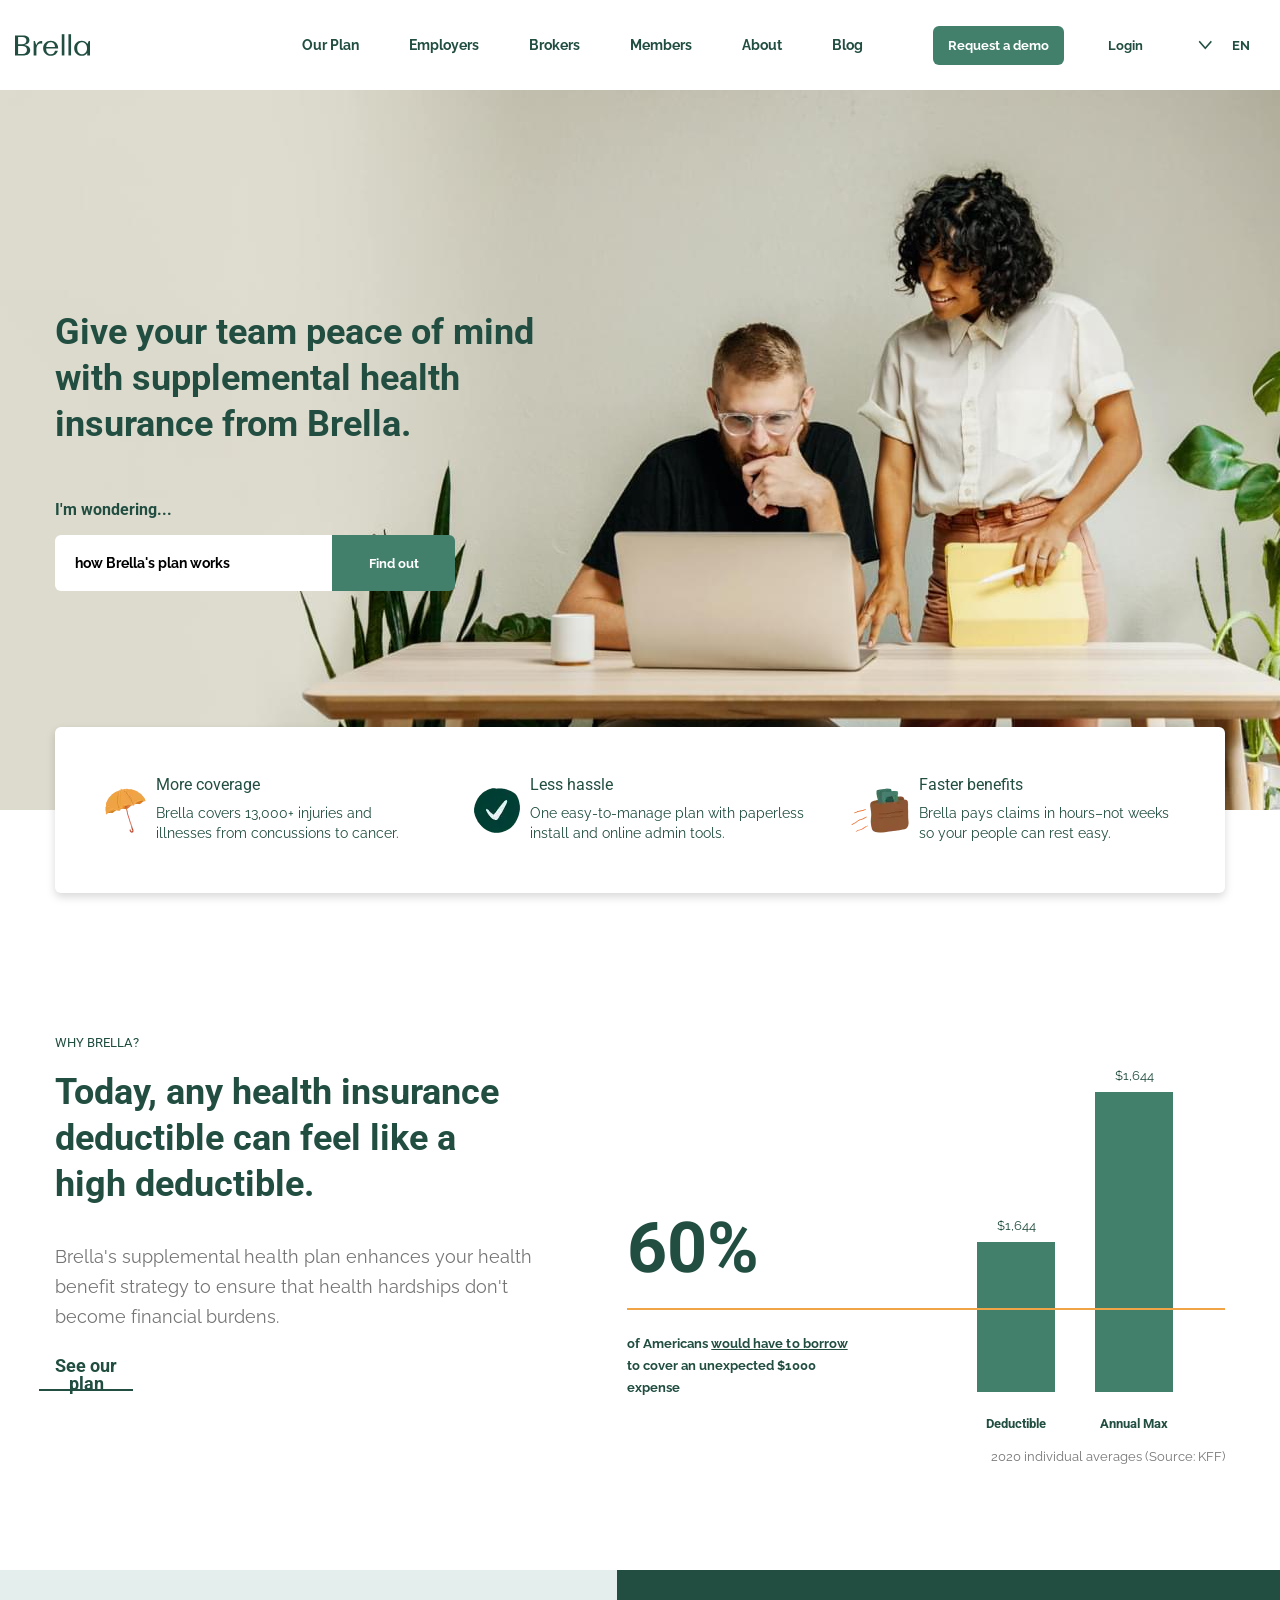
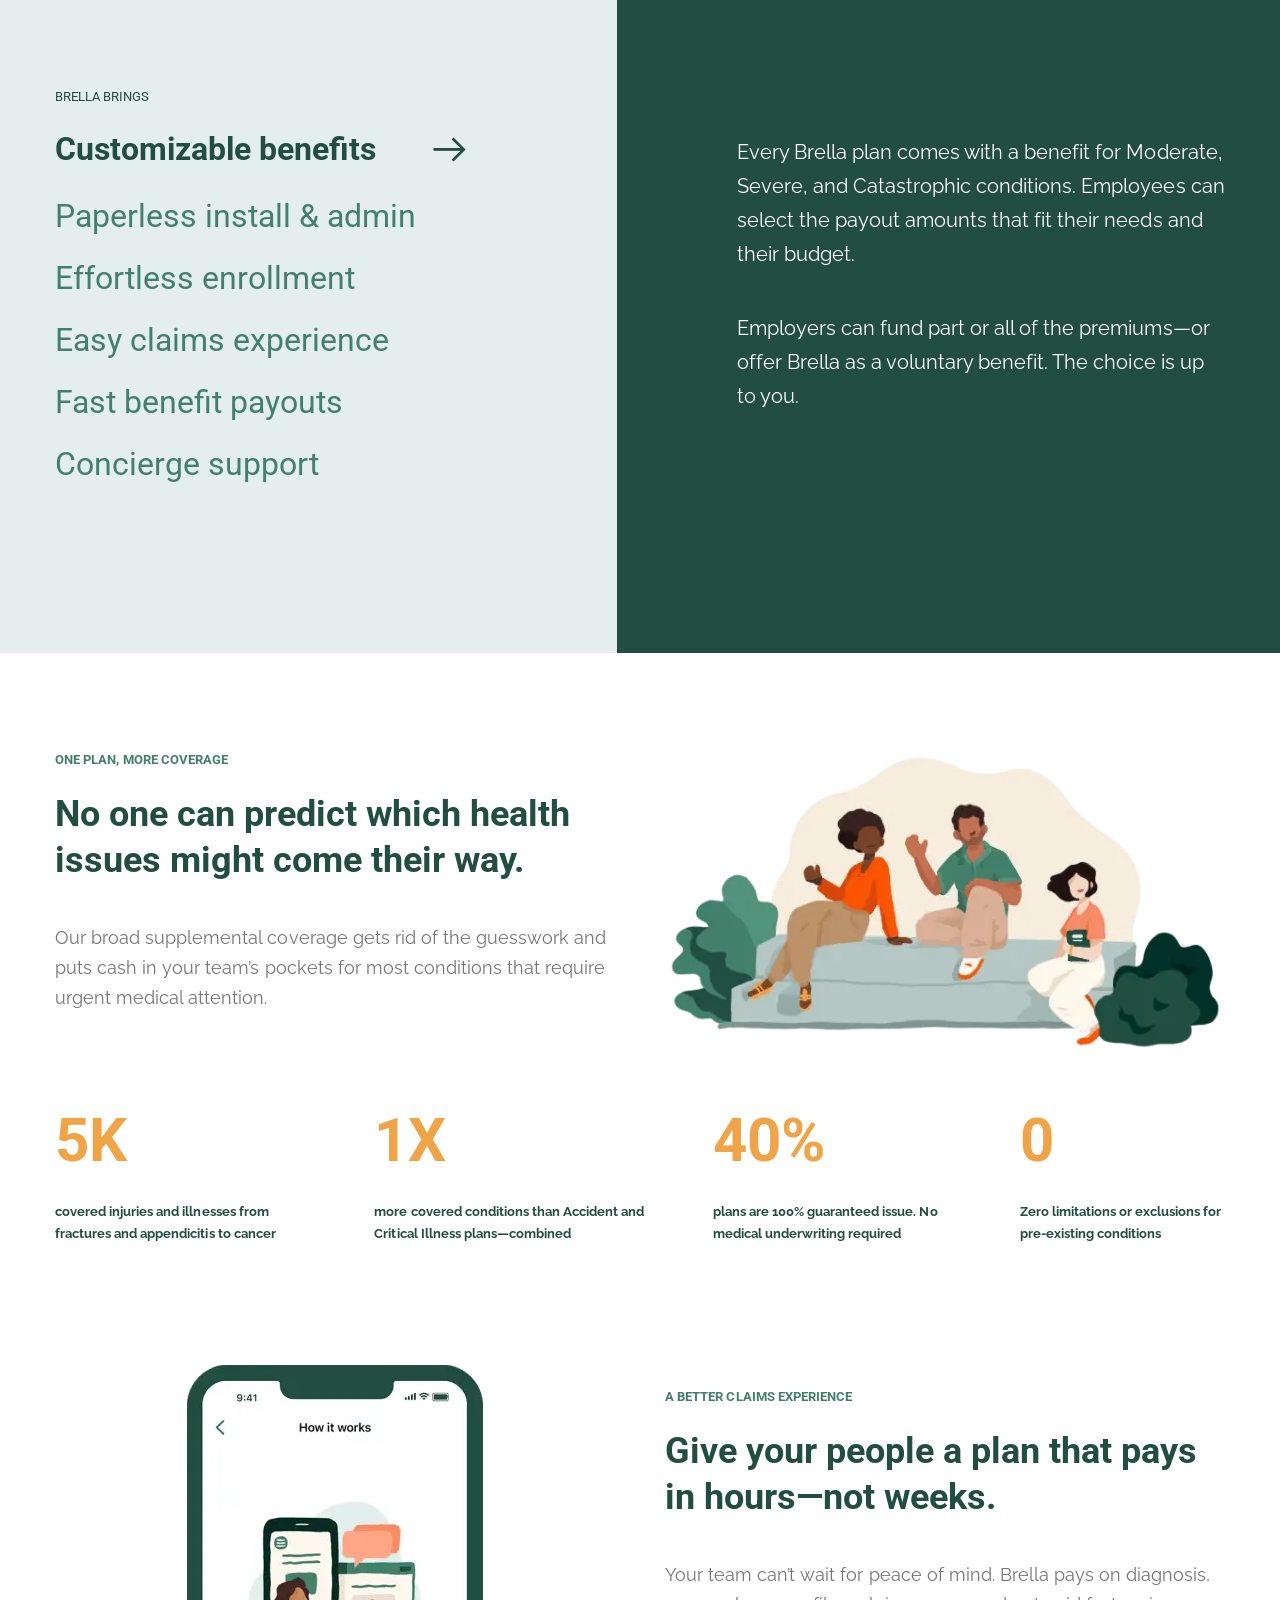
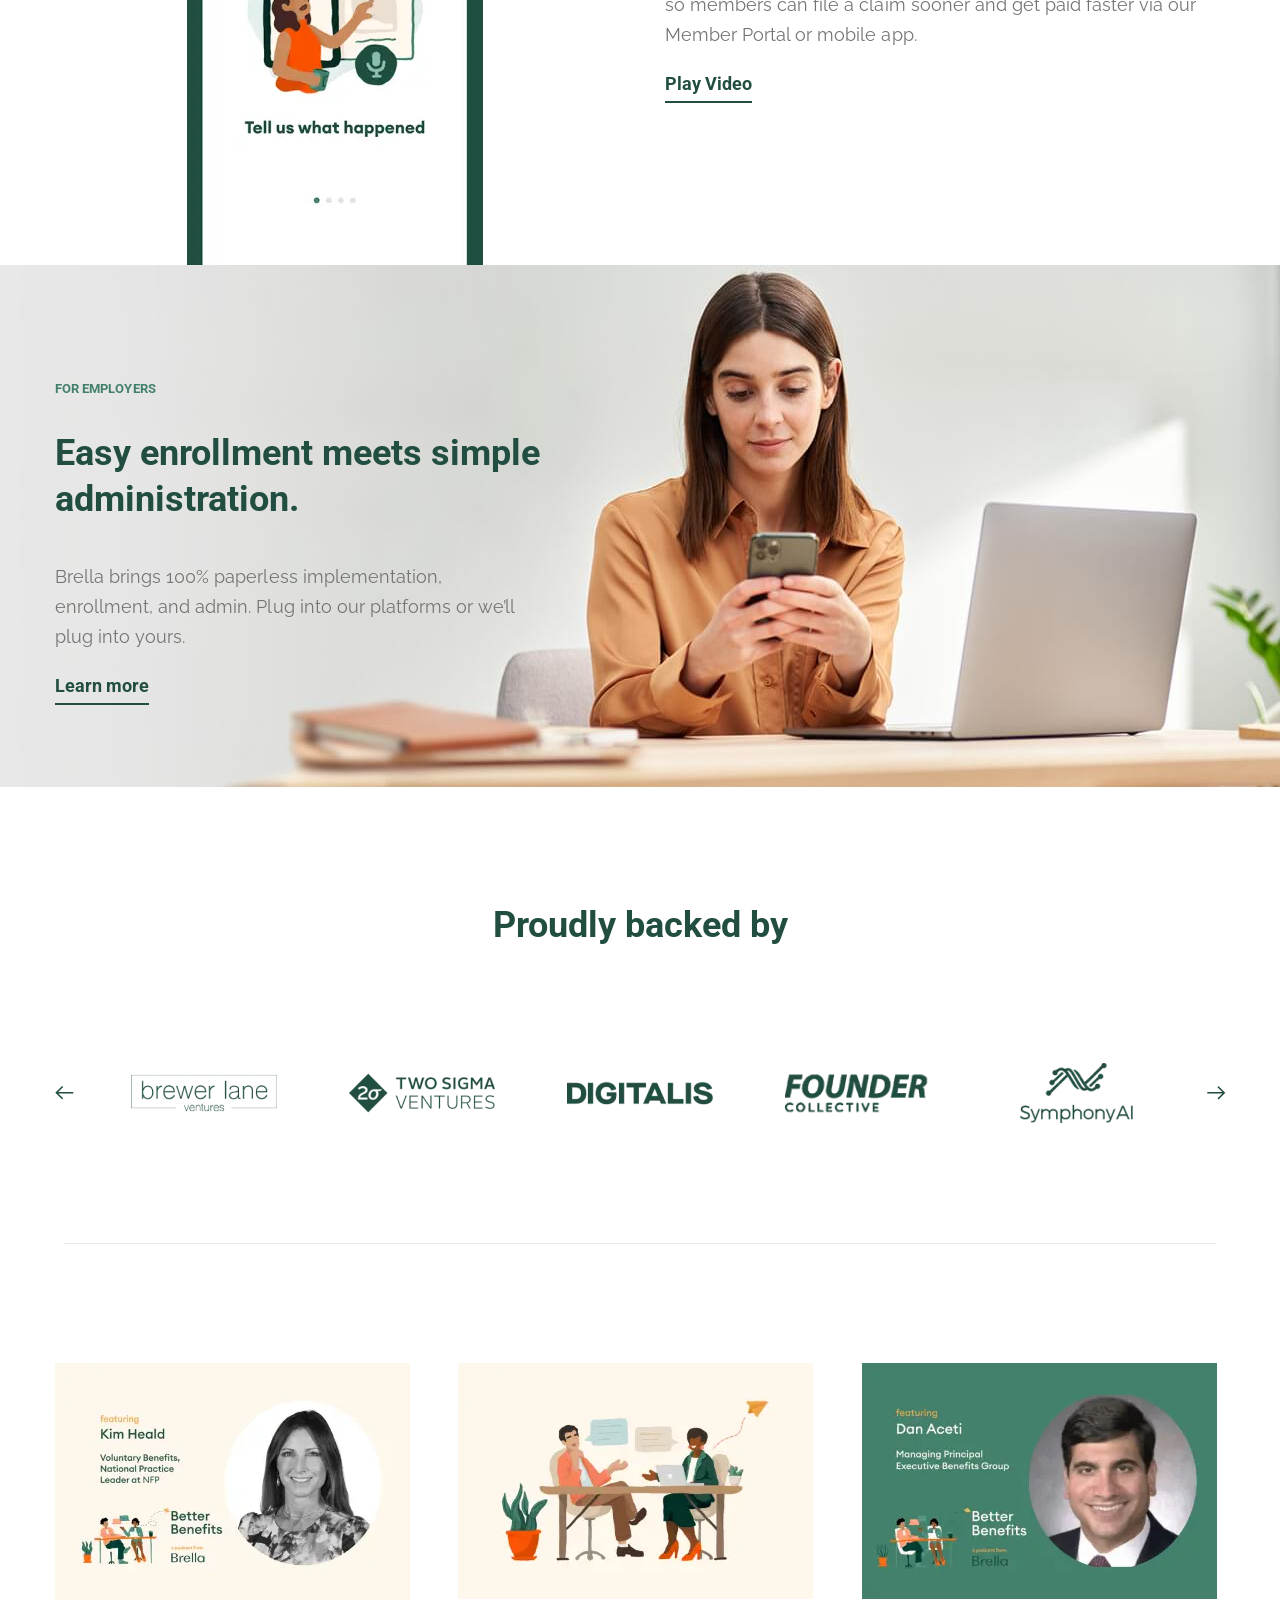
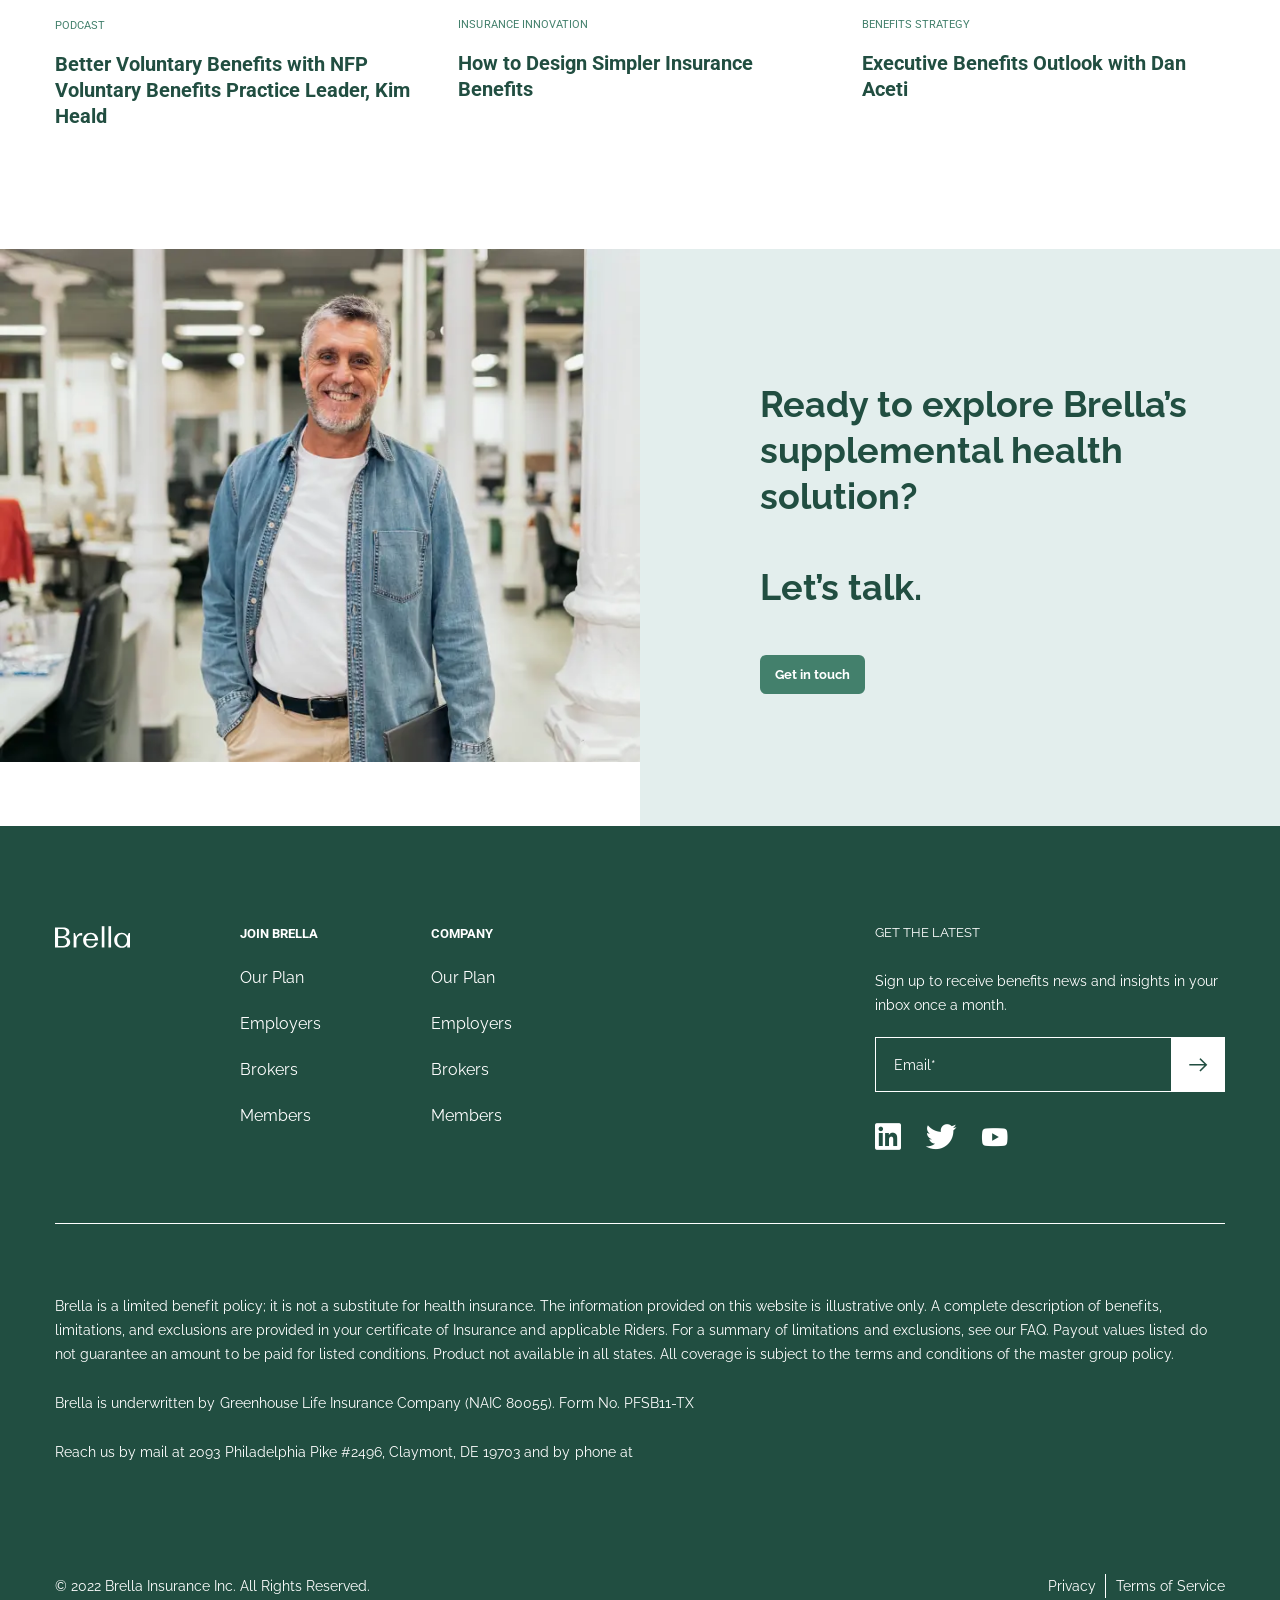
<file: index.html>
<!DOCTYPE html>
<html lang="ru">

<head>
	<title>Главная</title>
	<meta charset="UTF-8" />
	<meta name="format-detection" content="telephone=no" />
	<link rel="preconnect" href="https://fonts.googleapis.com" />
	<link rel="preconnect" href="https://fonts.gstatic.com" crossorigin />
	<link href="https://fonts.googleapis.com/css2?family=Raleway:wght@400;700&family=Roboto:wght@400;700&display=swap&_v=20220718155312" rel="stylesheet" />
	<!-- <style>body{opacity: 0;}</style> -->
	<link rel="stylesheet" href="css/style.min.css?_v=20220718155312" />
	<link rel="shortcut icon" href="favicon.ico" />
	<!-- <meta name="robots" content="noindex, nofollow"> -->
	<meta name="viewport" content="width=device-width, initial-scale=1.0" />
</head>

<body>
	<div class="wrapper">
		<header class="header">
			<div class="header__container">
				<a href="" class="header__logo"><img src="img/icons/logo-top.svg" alt="Logo" /></a>
				<div class="header__body">
					<div class="header__menu menu">
						<button type="button" class="menu__icon icon-menu"><span></span></button>
						<nav class="menu__body">
							<ul class="menu__list">
								<li class="menu__item"><a href="" class="menu__link">Our Plan</a></li>
								<li class="menu__item"><a href="" class="menu__link">Employers</a></li>
								<li class="menu__item"><a href="" class="menu__link">Brokers</a></li>
								<li class="menu__item"><a href="" class="menu__link">Members</a></li>
								<li class="menu__item"><a href="" class="menu__link">About</a></li>
								<li class="menu__item"><a href="" class="menu__link">Blog</a></li>
							</ul>
						</nav>
					</div>
					<div data-da=".menu__body, 991.98, last" class="header__actions">
						<button type="submit" class="button header__request-btn">Request a demo</button>
						<div data-spollers class="spollers header__spollers-login">
							<div class="spollers__item">
								<button type="button" data-spoller class="spollers__title header__spollers-login-title _icon-arrow-down">Login</button>
								<div class="header__spollers-login-body spollers__body">User Profile Interface</div>
							</div>
						</div>
						<div data-spollers class="spollers header__spollers-lang">
							<div class="spollers__item">
								<button type="button" data-spoller class="spollers__title header__spollers-login-lang">EN</button>
								<div class="header__spollers-lang-body spollers__body">
									<a class="header__lang-item" href="">EN</a>
									<a class="header__lang-item" href="">RU</a>
									<a class="header__lang-item" href="">ES</a>
									<a class="header__lang-item" href="">DE</a>
									<a class="header__lang-item" href="">FR</a>
								</div>
							</div>
						</div>
					</div>
				</div>
			</div>
		</header>
		<main class="page">
			<section class="hero ibg">
				<picture><source srcset="img/hero.webp" type="image/webp"><img src="img/hero.jpg" alt="hero" /></picture>
				<div class="hero__container">
					<div class="hero__body">
						<h1 class="hero__title">Give your team peace of mind with supplemental health insurance from Brella.</h1>
						<h5 class="hero__subtitle">I'm wondering...</h5>
						<form action="" class="hero__form">
							<input autocomplete="off" type="text" required name="form[]" data-error="Ошибка" placeholder="how Brella's plan works" class="input hero__input" />
							<button type="submit" class="button hero__btn">Find out</button>
						</form>
					</div>
				</div>
			</section>
			<section class="advantages">
				<div class="advantages__container">
					<div class="advantages__body">
						<div class="advantages__item">
							<picture><source srcset="img/umbrella.webp" type="image/webp"><img src="img/umbrella.png" alt="umbrella" class="advantages__img" /></picture>
							<div class="advantages__text">
								<h5 class="advantages__title">More coverage</h5>
								<div class="advantages__description">Brella covers 13,000+ injuries and illnesses from concussions to cancer.</div>
							</div>
						</div>
						<div class="advantages__item">
							<picture><source srcset="img/tick.webp" type="image/webp"><img src="img/tick.png" alt="tick" class="advantages__img" /></picture>
							<div class="advantages__text">
								<h5 class="advantages__title">Less hassle</h5>
								<div class="advantages__description">One easy-to-manage plan with paperless install and online admin tools.</div>
							</div>
						</div>
						<div class="advantages__item">
							<picture><source srcset="img/wallet.webp" type="image/webp"><img src="img/wallet.png" alt="wallet" class="advantages__img" /></picture>
							<div class="advantages__text">
								<h5 class="advantages__title">Faster benefits</h5>
								<div class="advantages__description">Brella pays claims in hours–not weeks so your people can rest easy.</div>
							</div>
						</div>
					</div>
				</div>
			</section>
			<section class="why-we">
				<div class="why-we__container">
					<div class="why-we__body">
						<div class="why-we__text">
							<h3 class="why-we__suptitle">Why Brella?</h3>
							<h2 class="why-we__title">Today, any health insurance deductible can feel like a high deductible.</h2>
							<div class="why-we__desctiption">Brella's supplemental health plan enhances your health benefit strategy to ensure that health hardships don't become financial burdens.</div>
							<a href="" class="why-we__see-plan">See our <br />
								plan</a>
						</div>
						<div class="why-we__chart borrow-chart">
							<div class="borrow-chart__main">
								<div class="borrow-chart__text">
									<div class="borrow-chart__percentage">60%</div>
									<div class="borrow-chart__description">of Americans <u>would have to borrow</u> to cover an unexpected $1000 expense</div>
								</div>
								<div class="borrow-chart__amount">
									<div class="borrow-chart__side borrow-chart__side---1">
										<div class="borrow-chart__deductible-price">$1,644</div>
										<div class="borrow-chart__deductible-bar"></div>
										<h3 class="borrow-chart__deductible-title">Deductible</h3>
									</div>
									<div class="borrow-chart__side borrow-chart__side---2">
										<div class="borrow-chart__deductible-price">$1,644</div>
										<div class="borrow-chart__deductible-bar"></div>
										<h3 class="borrow-chart__deductible-title">Annual Max</h3>
									</div>
								</div>
							</div>
							<div class="borrow-chart__bottom">2020 individual averages (Source: KFF)</div>
						</div>
					</div>
				</div>
			</section>
			<section class="benefits">
				<div class="benefits__container">
					<div class="benefits__body">
						<div class="benefits__left">
							<h4 class="benefits__subtitle">brella brings</h4>
							<h2 class="benefits__title _icon-arrow-right">Customizable benefits</h2>
							<ul class="benefits__description">
								<li>Paperless install & admin</li>
								<li>Effortless enrollment</li>
								<li>Easy claims experience</li>
								<li>Fast benefit payouts</li>
								<li>Concierge support</li>
							</ul>
						</div>
						<div class="benefits__right">
							<div class="benefits__text">
								<p>Every Brella plan comes with a benefit for Moderate, Severe, and Catastrophic conditions. Employees can select the payout amounts that fit their needs and their budget.</p>
								<p>Employers can fund part or all of the premiums—or offer Brella as a voluntary benefit. The choice is up to you.</p>
							</div>
						</div>
					</div>
				</div>
			</section>
			<section class="plan">
				<div class="plan__container">
					<div class="plan__top top-plan">
						<div class="top-plan__text">
							<h4 class="top-plan__suptitle">one plan, more coverage</h4>
							<h2 class="top-plan__title">No one can predict which health issues might come their way.</h2>
							<div class="top-plan__description">
								Our broad supplemental coverage gets rid of the guesswork and puts cash in your team’s pockets for most conditions that require urgent medical attention.
							</div>
						</div>
						<div class="top-plan__img">
							<picture><source srcset="img/plan1.webp" type="image/webp"><img src="img/plan1.png" alt="Plan" /></picture>
						</div>
					</div>
					<div class="plan__middle middle-plan">
						<div class="middle-plan__item">
							<div class="middle-plan__number">5k</div>
							<div class="middle-plan__text">covered injuries and illnesses from fractures and appendicitis to cancer</div>
						</div>
						<div class="middle-plan__item">
							<div class="middle-plan__number">1x</div>
							<div class="middle-plan__text">more covered conditions than Accident and Critical Illness plans—combined</div>
						</div>
						<div class="middle-plan__item">
							<div class="middle-plan__number">40%</div>
							<div class="middle-plan__text">plans are 100% guaranteed issue. No medical underwriting required</div>
						</div>
						<div class="middle-plan__item">
							<div class="middle-plan__number">0</div>
							<div class="middle-plan__text">Zero limitations or exclusions for pre-existing conditions</div>
						</div>
					</div>
					<div class="plan__bottom bottom-plan">
						<div class="bottom-plan__img">
							<picture><source srcset="img/plan2.webp" type="image/webp"><img src="img/plan2.png" alt="Plan" /></picture>
						</div>
						<div class="bottom-plan__text">
							<h3 class="bottom-plan__suptitle">a better claims experience</h3>
							<h2 class="bottom-plan__title">Give your people a plan that pays in hours—not weeks.</h2>
							<div class="bottom-plan__description">
								Your team can’t wait for peace of mind. Brella pays on diagnosis, so members can file a claim sooner and get paid faster via our Member Portal or mobile app.
							</div>
							<a href="" class="bottom-plan__video-play">Play Video</a>
						</div>
					</div>
				</div>
			</section>
			<section class="employers ibg">
				<picture><source srcset="img/employers.webp" type="image/webp"><img src="img/employers.jpg" alt="Employers" /></picture>
				<div class="employers__container">
					<div class="employers__body">
						<h3 class="employers__suptitle">for employers</h3>
						<h2 class="employers__title">Easy enrollment meets simple administration.</h2>
						<div class="employers__description">Brella brings 100% paperless implementation, enrollment, and admin. Plug into our platforms or we’ll plug into yours.</div>
						<a href="" class="employers__learn-more">Learn more</a>
					</div>
				</div>
			</section>
			<section class="partners">
				<div class="partners__container">
					<h2 class="partners__title">Proudly backed by</h2>
					<div class="partners__body">
						<!-- Оболочка слайдера -->
						<div class="partners__slider swiper">
							<!-- Двигающееся часть слайдера -->
							<div class="partners__wrapper swiper-wrapper">
								<!-- Слайд -->
								<div class="partners__slide swiper-slide">
									<picture><source srcset="img/bewer-lane.webp" type="image/webp"><img src="img/bewer-lane.png" alt="partners" /></picture>
								</div>
								<div class="partners__slide swiper-slide">
									<picture><source srcset="img/two-sigma.webp" type="image/webp"><img src="img/two-sigma.png" alt="partners" /></picture>
								</div>
								<div class="partners__slide swiper-slide">
									<picture><source srcset="img/digitalis.webp" type="image/webp"><img src="img/digitalis.png" alt="partners" /></picture>
								</div>
								<div class="partners__slide swiper-slide">
									<picture><source srcset="img/Founder.webp" type="image/webp"><img src="img/Founder.png" alt="partners" /></picture>
								</div>
								<div class="partners__slide swiper-slide">
									<picture><source srcset="img/symphonyAI.webp" type="image/webp"><img src="img/symphonyAI.png" alt="partners" /></picture>
								</div>
							</div>
						</div>
						<!-- Если нужна навигация (влево/вправо) -->
						<button type="button" class="partners__button-prev _icon-arrow-left"></button>
						<button type="button" class="partners__button-next _icon-arrow-right"></button>
					</div>
				</div>
			</section>
			<section class="acticles">
				<div class="acticles__container">
					<div class="acticles__body">
						<div class="acticles__item">
							<picture><source srcset="img/acricle1.webp" type="image/webp"><img src="img/acricle1.jpg" alt="Article" /></picture>
							<h4 class="acticles__suptitle">Podcast</h4>
							<h3 class="acticles__title">Better Voluntary Benefits with NFP Voluntary Benefits Practice Leader, Kim Heald</h3>
						</div>
						<div class="acticles__item">
							<picture><source srcset="img/acricle2.webp" type="image/webp"><img src="img/acricle2.jpg" alt="Article" /></picture>
							<h4 class="acticles__suptitle">Insurance Innovation</h4>
							<h3 class="acticles__title">How to Design Simpler Insurance Benefits</h3>
						</div>
						<div class="acticles__item">
							<picture><source srcset="img/acricle3.webp" type="image/webp"><img src="img/acricle3.jpg" alt="Article" /></picture>
							<h4 class="acticles__suptitle">Benefits Strategy</h4>
							<h3 class="acticles__title">Executive Benefits Outlook with Dan Aceti</h3>
						</div>
					</div>
				</div>
			</section>
			<section class="talk">
				<div class="talk__img">
					<picture><source srcset="img/talk.webp" type="image/webp"><img src="img/talk.jpg" alt="Talk" /></picture>
				</div>
				<div class="talk__text">
					<div class="talk__text-content">
						<div class="talk__title1">Ready to explore Brella’s supplemental health solution?</div>
						<div class="talk__title2">Let’s talk.</div>
						<button type="submit" class="talk__button button">Get in touch</button>
					</div>
				</div>
			</section>
		</main>
		<footer class="footer">
			<div class="footer__container">
				<div class="footer__body">
					<div class="footer__top">
						<div class="footer__menu">
							<a href="" class="footer__logo"><img src="img/icons/logo-bottom.svg" alt="logo" /></a>
							<ul class="footer__list">
								<h3 class="footer__title">Join Brella</h3>
								<li><a href="">Our Plan</a></li>
								<li><a href="">Employers</a></li>
								<li><a href="">Brokers</a></li>
								<li><a href="">Members</a></li>
							</ul>
							<ul class="footer__list">
								<h3 class="footer__title">Company</h3>
								<li><a href="">Our Plan</a></li>
								<li><a href="">Employers</a></li>
								<li><a href="">Brokers</a></li>
								<li><a href="">Members</a></li>
							</ul>
						</div>
						<div class="footer__actions">
							<div class="footer__suptitle">Get the latest</div>
							<form action="" class="footer__form">
								<div class="footer__form-info">Sign up to receive benefits news and insights in your inbox once a month.</div>
								<div class="footer__input-email">
									<input autocomplete="off" type="text" name="form[]" data-error="Ошибка" placeholder="Email*" required class="input footer__input" />
									<button type="submit" class="footer__btn"><span class="_icon-arrow-right"></span></button>
								</div>
							</form>
							<ul class="footer__social">
								<li><a href="" class="_icon-linkedIn"></a></li>
								<li><a href="" class="_icon-twitter"></a></li>
								<li><a href="" class="_icon-youtube"></a></li>
							</ul>
						</div>
					</div>
					<div class="footer__bottom">
						<div class="footer__bottom-text">
							<p>
								Brella is a limited benefit policy; it is not a substitute for health insurance. The information provided on this website is illustrative only. A complete description of benefits,
								limitations, and exclusions are provided in your certificate of Insurance and applicable Riders. For a summary of limitations and exclusions, see our FAQ. Payout values listed do not
								guarantee an amount to be paid for listed conditions. Product not available in all states. All coverage is subject to the terms and conditions of the master group policy.
							</p>
							<p>Brella is underwritten by Greenhouse Life Insurance Company (NAIC 80055). Form No. PFSB11-TX</p>
							<p>Reach us by mail at 2093 Philadelphia Pike #2496, Claymont, DE 19703 and by phone at</p>
						</div>
						<div class="footer__bottom-copyright">
							<div class="footer__bottom-rights">&copy; 2022 Brella Insurance Inc. All Rights Reserved.</div>
							<div class="footer__bottom-terms"><a href="">Privacy</a><span></span><a href="">Terms of Service</a></div>
						</div>
					</div>
				</div>
			</div>
		</footer>
	</div>
	<!-- <div id="popup" aria-hidden="true" class="popup">
	<div class="popup__wrapper">
		<div class="popup__content">
			<button data-close type="button" class="popup__close">Закрыть</button>
			<div class="popup__text">
				Text
			</div>
		</div>
	</div>
</div> -->
	<script src="js/app.min.js?_v=20220718155312"></script>
</body>

</html>
</file>
<file: css/style.min.css>
@charset "UTF-8";@font-face{font-family:icons;font-display:swap;src:url(../fonts/icons.woff2) format("woff2"),url(../fonts/icons.woff) format("woff");font-weight:400;font-style:normal}[class*=_icon-]:before{font-family:icons;font-style:normal;font-weight:400;font-variant:normal;text-transform:none;line-height:1;-webkit-font-smoothing:antialiased;-moz-osx-font-smoothing:grayscale}[class*=_icon-]:before{display:block}._icon-arrow-down:before{content:"\e900"}._icon-arrow-left:before{content:"\e901"}._icon-arrow-right:before{content:"\e902"}._icon-linkedIn:before{content:"\e903"}._icon-logo-top:before{content:"\e904"}._icon-twitter:before{content:"\e905"}._icon-youtube:before{content:"\e906"}*{padding:0;margin:0;border:0}*,:after,:before{-webkit-box-sizing:border-box;box-sizing:border-box}body,html{height:100%;min-width:320px}body{color:#214e41;line-height:1;font-family:Raleway;font-size:.875rem;-ms-text-size-adjust:100%;-moz-text-size-adjust:100%;-webkit-text-size-adjust:100%;-webkit-font-smoothing:antialiased;-moz-osx-font-smoothing:grayscale}button,input,textarea{font-family:Raleway;font-size:inherit}button{cursor:pointer;color:inherit;background-color:inherit}a{color:inherit}a:link,a:visited{text-decoration:none}a:hover{text-decoration:none}ul li{list-style:none}img{vertical-align:top}h1,h2,h3,h4,h5,h6{font-weight:inherit;font-size:inherit}.ibg{background-position:center;background-size:cover;background-repeat:no-repeat;position:relative}.ibg img{width:0;height:0;position:absolute;top:0;left:0;opacity:0;visibility:hidden}h1,h2,h3,h4,h5,h6{font-family:Roboto}.lock body{overflow:hidden;-ms-touch-action:none;touch-action:none}.wrapper{min-height:100%;display:-webkit-box;display:-ms-flexbox;display:flex;-webkit-box-orient:vertical;-webkit-box-direction:normal;-ms-flex-direction:column;flex-direction:column;overflow:hidden}.wrapper>main{-webkit-box-flex:1;-ms-flex:1 1 auto;flex:1 1 auto}.wrapper>*{min-width:0}[class*=__container]{max-width:73.125rem;-webkit-box-sizing:content-box;box-sizing:content-box;margin:0 auto;padding:0 .9375rem}.button{display:-webkit-inline-box;display:-ms-inline-flexbox;display:inline-flex;padding:12px 15px;color:#fff;background-color:#43806c;-webkit-transition:background .3s ease 0s;-o-transition:background .3s ease 0s;transition:background .3s ease 0s;font-family:Raleway;font-weight:700;font-size:.8125rem;border-radius:6px;-webkit-box-pack:center;-ms-flex-pack:center;justify-content:center;-webkit-box-align:center;-ms-flex-align:center;align-items:center}.button._fw{width:100%}.spollers{display:-ms-grid;display:grid;gap:15px;position:relative}.spollers__item{font-size:1.25rem}.spollers__title{width:100%;cursor:default;text-align:left;padding:.625rem .9375rem;position:relative}._spoller-init .spollers__title{cursor:pointer}.spollers__body{padding:1.25rem;position:absolute}[class*=-ibg]{position:relative}[class*=-ibg] img{position:absolute;width:100%;height:100%;top:0;left:0;-o-object-fit:cover;object-fit:cover}[class*=-ibg_contain] img{-o-object-fit:contain;object-fit:contain}.header{background:#fff;-webkit-box-shadow:0 0 4px rgba(0,0,0,.05);box-shadow:0 0 4px rgba(0,0,0,.05)}.header__logo{display:-webkit-box;display:-ms-flexbox;display:flex;-webkit-box-align:center;-ms-flex-align:center;align-items:center}.header__container{max-width:83.3125rem;display:-webkit-box;display:-ms-flexbox;display:flex;-webkit-box-pack:justify;-ms-flex-pack:justify;justify-content:space-between;height:5.625rem;-webkit-box-align:center;-ms-flex-align:center;align-items:center}.header__body{display:-webkit-box;display:-ms-flexbox;display:flex;-webkit-box-align:center;-ms-flex-align:center;align-items:center}@supports ((-moz-column-gap:clamp(0.9375rem ,-0.3125rem + 6.25vw ,4.375rem)) or (column-gap:clamp(0.9375rem ,-0.3125rem + 6.25vw ,4.375rem))){.header__body{-webkit-column-gap:clamp(.9375rem ,-.3125rem + 6.25vw ,4.375rem);-moz-column-gap:clamp(.9375rem ,-.3125rem + 6.25vw ,4.375rem);column-gap:clamp(.9375rem ,-.3125rem + 6.25vw ,4.375rem)}}@supports not ((-moz-column-gap:clamp(0.9375rem ,-0.3125rem + 6.25vw ,4.375rem)) or (column-gap:clamp(0.9375rem ,-0.3125rem + 6.25vw ,4.375rem))){.header__body{-webkit-column-gap:calc(.9375rem + 3.4375 * (100vw - 20rem)/ 55);-moz-column-gap:calc(.9375rem + 3.4375 * (100vw - 20rem)/ 55);column-gap:calc(.9375rem + 3.4375 * (100vw - 20rem)/ 55)}}.header__actions{display:-webkit-box;display:-ms-flexbox;display:flex;-webkit-box-align:center;-ms-flex-align:center;align-items:center}@supports ((-moz-column-gap:clamp(0.5rem ,0.0227272727rem + 2.3863636364vw ,1.8125rem)) or (column-gap:clamp(0.5rem ,0.0227272727rem + 2.3863636364vw ,1.8125rem))){.header__actions{-webkit-column-gap:clamp(.5rem ,.0227272727rem + 2.3863636364vw ,1.8125rem);-moz-column-gap:clamp(.5rem ,.0227272727rem + 2.3863636364vw ,1.8125rem);column-gap:clamp(.5rem ,.0227272727rem + 2.3863636364vw ,1.8125rem)}}@supports not ((-moz-column-gap:clamp(0.5rem ,0.0227272727rem + 2.3863636364vw ,1.8125rem)) or (column-gap:clamp(0.5rem ,0.0227272727rem + 2.3863636364vw ,1.8125rem))){.header__actions{-webkit-column-gap:calc(.5rem + 1.3125 * (100vw - 20rem)/ 55);-moz-column-gap:calc(.5rem + 1.3125 * (100vw - 20rem)/ 55);column-gap:calc(.5rem + 1.3125 * (100vw - 20rem)/ 55)}}.header__request-btn{white-space:nowrap}.header__spollers-login-title{font-weight:700;font-size:.8125rem;position:relative;margin-right:1.875rem}.header__spollers-login-title::before{position:absolute;right:-1.5625rem;top:50%;-webkit-transform:translate(0,-50%);-ms-transform:translate(0,-50%);transform:translate(0,-50%);font-size:.5625rem}.header__spollers-lang{display:-webkit-box;display:-ms-flexbox;display:flex;-webkit-box-align:center;-ms-flex-align:center;align-items:center}.header__spollers-login-lang{font-weight:700;font-size:.8125rem}.header__lang-item{font-weight:700;font-size:.8125rem}.menu__body{-webkit-transition:all .3s ease 0s;-o-transition:all .3s ease 0s;transition:all .3s ease 0s}.menu__list{display:-webkit-box;display:-ms-flexbox;display:flex;-webkit-column-gap:3.125rem;-moz-column-gap:3.125rem;column-gap:3.125rem}.menu__link{font-weight:700;position:relative;white-space:nowrap}.menu__link::after{-webkit-transition:all .3s ease 0s;-o-transition:all .3s ease 0s;transition:all .3s ease 0s;content:"";display:inline-block;width:0;height:.0625rem;background-color:#214e41;position:absolute;left:0;right:0;bottom:-.3125rem}.menu-open .menu__body{left:0}.icon-menu{display:none}.footer{background-color:#214e41;color:#fff;padding:6.25rem 0 3.125rem 0}.footer__top{display:-webkit-box;display:-ms-flexbox;display:flex;-webkit-box-pack:justify;-ms-flex-pack:justify;justify-content:space-between;position:relative;padding-bottom:4.375rem}.footer__top::after{content:"";display:block;width:100%;height:.0625rem;position:absolute;left:0;bottom:0;background-color:#fff}.footer__menu{display:-webkit-box;display:-ms-flexbox;display:flex;-webkit-box-pack:justify;-ms-flex-pack:justify;justify-content:space-between}@supports ((-moz-column-gap:clamp(1.875rem ,0.0568181818rem + 9.0909090909vw ,6.875rem)) or (column-gap:clamp(1.875rem ,0.0568181818rem + 9.0909090909vw ,6.875rem))){.footer__menu{-webkit-column-gap:clamp(1.875rem ,.0568181818rem + 9.0909090909vw ,6.875rem);-moz-column-gap:clamp(1.875rem ,.0568181818rem + 9.0909090909vw ,6.875rem);column-gap:clamp(1.875rem ,.0568181818rem + 9.0909090909vw ,6.875rem)}}@supports not ((-moz-column-gap:clamp(1.875rem ,0.0568181818rem + 9.0909090909vw ,6.875rem)) or (column-gap:clamp(1.875rem ,0.0568181818rem + 9.0909090909vw ,6.875rem))){.footer__menu{-webkit-column-gap:calc(1.875rem + 5 * (100vw - 20rem)/ 55);-moz-column-gap:calc(1.875rem + 5 * (100vw - 20rem)/ 55);column-gap:calc(1.875rem + 5 * (100vw - 20rem)/ 55)}}.footer__list li a{display:inline-block;margin-bottom:1.875rem;font-size:1rem}.footer__title{display:inline-block;margin-bottom:1.875rem;font-weight:700;letter-spacing:.02px;text-transform:uppercase;font-size:.8125rem}.footer__suptitle{font-size:.8125rem;letter-spacing:.02px;text-transform:uppercase}.footer__form{margin-top:1.875rem}.footer__form-info{width:21.875rem;font-size:.875rem;line-height:1.7142857143}.footer__input-email{margin-top:1.25rem;border:1px solid #fff;display:-webkit-box;display:-ms-flexbox;display:flex;-webkit-box-pack:justify;-ms-flex-pack:justify;justify-content:space-between}.footer__input{-webkit-box-flex:1;-ms-flex:1 1 auto;flex:1 1 auto;padding:1.125rem;outline:0;background-color:transparent;color:#fff}.footer__input::-webkit-input-placeholder{color:#fff}.footer__input::-moz-placeholder{color:#fff}.footer__input:-ms-input-placeholder{color:#fff}.footer__input::-ms-input-placeholder{color:#fff}.footer__input::placeholder{color:#fff}.footer__btn{width:3.3125rem;height:3.3125rem;background-color:#fff;color:#214e41}.footer__social{display:-webkit-box;display:-ms-flexbox;display:flex;-webkit-column-gap:1.5625rem;-moz-column-gap:1.5625rem;column-gap:1.5625rem;-webkit-box-align:center;-ms-flex-align:center;align-items:center;margin-top:2rem}.footer__social li{-webkit-transition:color .3s ease 0s;-o-transition:color .3s ease 0s;transition:color .3s ease 0s}.footer__social li:hover{color:#43806c}.footer__social li:nth-child(1){font-size:1.625rem}.footer__social li:nth-child(2){font-size:1.625rem}.footer__social li:nth-child(3){font-size:1.125rem}.footer__bottom-text{padding:4.375rem 0 5.625rem 0;font-size:.875rem;line-height:1.7142857143;letter-spacing:.02px}.footer__bottom-text p{margin-bottom:1.5625rem}.footer__bottom-copyright{display:-webkit-box;display:-ms-flexbox;display:flex;-webkit-box-pack:justify;-ms-flex-pack:justify;justify-content:space-between}.footer__bottom-terms a{position:relative}.footer__bottom-terms a:hover{text-decoration:underline}.footer__bottom-terms a:first-child{margin-right:1.25rem}.footer__bottom-terms a:first-child::after{content:"";width:.0625rem;height:150%;display:inline-block;background-color:#fff;position:absolute;right:-.625rem;top:-25%}.hero{height:45rem}.hero__container{height:100%;position:relative}.hero__body{max-width:33.125rem;position:absolute;top:50%;-webkit-transform:translate(0,-50%);-ms-transform:translate(0,-50%);transform:translate(0,-50%)}.hero__title{font-weight:700;font-size:2.25rem;line-height:1.2777777778}.hero__subtitle{font-weight:700;font-size:1rem;margin-top:3.4375rem}.hero__form{max-width:25rem;display:-webkit-box;display:-ms-flexbox;display:flex;-webkit-box-pack:justify;-ms-flex-pack:justify;justify-content:space-between;border-radius:.375rem;overflow:hidden;margin-top:1.0625rem}.hero__input{-webkit-box-flex:1;-ms-flex:1 1 auto;flex:1 1 auto;padding:1.25rem;font-size:.875rem;font-weight:700;color:#000;outline:0;border-radius:0}.hero__input::-webkit-input-placeholder{color:#000}.hero__input::-moz-placeholder{color:#000}.hero__input:-ms-input-placeholder{color:#000}.hero__input::-ms-input-placeholder{color:#000}.hero__input::placeholder{color:#000}.hero__btn{-webkit-box-flex:0;-ms-flex:0 0 7.6875rem;flex:0 0 7.6875rem;padding:1.25rem 2.1875rem;border-radius:0}.advantages{-webkit-transform:translate(0,-50%);-ms-transform:translate(0,-50%);transform:translate(0,-50%)}.advantages__body{background:#fff;-webkit-filter:drop-shadow(0 4px 4px rgba(0, 0, 0, .15));filter:drop-shadow(0 4px 4px rgba(0, 0, 0, .15));border-radius:6px;padding:3.125rem;display:-webkit-box;display:-ms-flexbox;display:flex;-webkit-box-pack:justify;-ms-flex-pack:justify;justify-content:space-between;-webkit-box-align:center;-ms-flex-align:center;align-items:center}@supports ((-moz-column-gap:clamp(0.9375rem ,0.2556818182rem + 3.4090909091vw ,2.8125rem)) or (column-gap:clamp(0.9375rem ,0.2556818182rem + 3.4090909091vw ,2.8125rem))){.advantages__body{-webkit-column-gap:clamp(.9375rem ,.2556818182rem + 3.4090909091vw ,2.8125rem);-moz-column-gap:clamp(.9375rem ,.2556818182rem + 3.4090909091vw ,2.8125rem);column-gap:clamp(.9375rem ,.2556818182rem + 3.4090909091vw ,2.8125rem)}}@supports not ((-moz-column-gap:clamp(0.9375rem ,0.2556818182rem + 3.4090909091vw ,2.8125rem)) or (column-gap:clamp(0.9375rem ,0.2556818182rem + 3.4090909091vw ,2.8125rem))){.advantages__body{-webkit-column-gap:calc(.9375rem + 1.875 * (100vw - 20rem)/ 55);-moz-column-gap:calc(.9375rem + 1.875 * (100vw - 20rem)/ 55);column-gap:calc(.9375rem + 1.875 * (100vw - 20rem)/ 55)}}.advantages__item{display:-webkit-box;display:-ms-flexbox;display:flex;-webkit-box-pack:justify;-ms-flex-pack:justify;justify-content:space-between;-webkit-box-align:center;-ms-flex-align:center;align-items:center;-webkit-column-gap:.625rem;-moz-column-gap:.625rem;column-gap:.625rem}.advantages__img{display:-webkit-box;display:-ms-flexbox;display:flex;-webkit-box-pack:center;-ms-flex-pack:center;justify-content:center;-webkit-box-align:center;-ms-flex-align:center;align-items:center}.advantages__title{font-size:1rem}.advantages__description{margin-top:.625rem;font-size:.875rem;line-height:1.4285714286}.why-we__body{display:-webkit-box;display:-ms-flexbox;display:flex;-webkit-box-pack:justify;-ms-flex-pack:justify;justify-content:space-between;padding:3.75rem 0 8.75rem 0}@supports ((-moz-column-gap:clamp(1.875rem ,0.4659090909rem + 7.0454545455vw ,5.75rem)) or (column-gap:clamp(1.875rem ,0.4659090909rem + 7.0454545455vw ,5.75rem))){.why-we__body{-webkit-column-gap:clamp(1.875rem ,.4659090909rem + 7.0454545455vw ,5.75rem);-moz-column-gap:clamp(1.875rem ,.4659090909rem + 7.0454545455vw ,5.75rem);column-gap:clamp(1.875rem ,.4659090909rem + 7.0454545455vw ,5.75rem)}}@supports not ((-moz-column-gap:clamp(1.875rem ,0.4659090909rem + 7.0454545455vw ,5.75rem)) or (column-gap:clamp(1.875rem ,0.4659090909rem + 7.0454545455vw ,5.75rem))){.why-we__body{-webkit-column-gap:calc(1.875rem + 3.875 * (100vw - 20rem)/ 55);-moz-column-gap:calc(1.875rem + 3.875 * (100vw - 20rem)/ 55);column-gap:calc(1.875rem + 3.875 * (100vw - 20rem)/ 55)}}.why-we__text{-webkit-box-flex:0;-ms-flex:0 1 30rem;flex:0 1 30rem}.why-we__suptitle{font-size:.8125rem;letter-spacing:.05px;text-transform:uppercase}.why-we__title{margin-top:1.25rem;font-weight:700;font-size:2.25rem;line-height:1.2777777778;font-family:Roboto}.why-we__desctiption{margin-top:2.1875rem;font-size:1.125rem;line-height:1.6666666667;letter-spacing:.02px;color:#757575}.why-we__see-plan{font-weight:700;font-size:1.125rem;letter-spacing:.02px;text-align:center;display:inline-block;position:relative;font-family:Roboto;margin-top:1.5625rem}.why-we__see-plan::after{content:"";position:absolute;width:150%;height:.125rem;background-color:#214e41;left:-25%;right:25%;bottom:.125rem}.borrow-chart{-webkit-box-flex:1;-ms-flex:1 1 31.875rem;flex:1 1 31.875rem}.borrow-chart__main{display:-webkit-box;display:-ms-flexbox;display:flex;-webkit-column-gap:7.5rem;-moz-column-gap:7.5rem;column-gap:7.5rem;-webkit-box-align:end;-ms-flex-align:end;align-items:flex-end;height:100%;position:relative}.borrow-chart__main::after{content:"";display:block;width:100%;height:.125rem;background-color:#f0a446;position:absolute;bottom:7.5rem}.borrow-chart__text{display:-webkit-box;display:-ms-flexbox;display:flex;-webkit-box-orient:vertical;-webkit-box-direction:normal;-ms-flex-direction:column;flex-direction:column}.borrow-chart__percentage{font-family:Roboto;font-weight:700;font-size:4.375rem}.borrow-chart__description{margin-top:3.125rem;font-weight:700;font-size:.8125rem;line-height:1.6923076923;letter-spacing:.02px;letter-spacing:.02px;max-width:14.375rem;margin-bottom:1.9375rem}.borrow-chart__amount{display:-webkit-box;display:-ms-flexbox;display:flex;-webkit-column-gap:2.5rem;-moz-column-gap:2.5rem;column-gap:2.5rem;-webkit-box-align:end;-ms-flex-align:end;align-items:flex-end}.borrow-chart__side---1 .borrow-chart__deductible-bar{height:9.375rem}.borrow-chart__side---2 .borrow-chart__deductible-bar{height:18.75rem}.borrow-chart__deductible-price{text-align:center;font-size:.8125rem}.borrow-chart__deductible-title{font-weight:700;font-size:.8125rem;text-align:center;margin-top:1.5625rem}.borrow-chart__deductible-bar{width:4.875rem;background-color:#43806c;margin-top:.625rem}.borrow-chart__bottom{margin-top:1.25rem;font-size:.8125rem;text-align:right;color:#757575}.benefits__body{display:-webkit-box;display:-ms-flexbox;display:flex}.benefits__left{background-color:#e3eeed;-webkit-box-flex:1;-ms-flex:1 1 48%;flex:1 1 48%;padding:7.5rem 0;position:relative}.benefits__left::before{content:"";display:block;position:absolute;left:-100vw;top:0;width:100vw;background-color:#e3eeed;height:100%}.benefits__subtitle{font-size:.8125rem;text-transform:uppercase}.benefits__title{display:inline-block;margin-top:1.875rem;font-weight:700;font-size:2rem;position:relative}.benefits__title::before{display:inline-block;position:absolute;font-size:1.5625rem;right:-5.625rem;top:50%;-webkit-transform:translate(0,-50%);-ms-transform:translate(0,-50%);transform:translate(0,-50%)}.benefits__description{margin-top:2.1875rem}.benefits__description li{font-family:Roboto;font-weight:400;font-size:2rem;color:#43806c;margin-bottom:1.875rem}.benefits__right{background-color:#214e41;color:#fff;-webkit-box-flex:1;-ms-flex:1 1 52%;flex:1 1 52%;padding:10.3125rem 0 12.5rem 7.5rem;position:relative}.benefits__right::after{content:"";display:block;position:absolute;right:-100vw;top:0;width:100vw;background-color:#214e41;height:100%}.benefits__text p{font-size:1.25rem;line-height:1.7;letter-spacing:.02px;margin-bottom:2.5rem}.plan__top{margin-top:6.25rem}.top-plan{display:-webkit-box;display:-ms-flexbox;display:flex;-webkit-box-pack:justify;-ms-flex-pack:justify;justify-content:space-between}@supports ((-moz-column-gap:clamp(1.25rem ,0.5681818182rem + 3.4090909091vw ,3.125rem)) or (column-gap:clamp(1.25rem ,0.5681818182rem + 3.4090909091vw ,3.125rem))){.top-plan{-webkit-column-gap:clamp(1.25rem ,.5681818182rem + 3.4090909091vw ,3.125rem);-moz-column-gap:clamp(1.25rem ,.5681818182rem + 3.4090909091vw ,3.125rem);column-gap:clamp(1.25rem ,.5681818182rem + 3.4090909091vw ,3.125rem)}}@supports not ((-moz-column-gap:clamp(1.25rem ,0.5681818182rem + 3.4090909091vw ,3.125rem)) or (column-gap:clamp(1.25rem ,0.5681818182rem + 3.4090909091vw ,3.125rem))){.top-plan{-webkit-column-gap:calc(1.25rem + 1.875 * (100vw - 20rem)/ 55);-moz-column-gap:calc(1.25rem + 1.875 * (100vw - 20rem)/ 55);column-gap:calc(1.25rem + 1.875 * (100vw - 20rem)/ 55)}}.top-plan__suptitle{text-transform:uppercase;color:#43806c;font-size:.8125rem;font-weight:700;letter-spacing:.05px}.top-plan__title{margin-top:1.5625rem;font-size:2.25rem;line-height:1.2777777778;font-weight:700}.top-plan__description{margin-top:2.5rem;font-size:1.125rem;line-height:1.6666666667;letter-spacing:.02px;color:#757575}.top-plan__img{display:-webkit-box;display:-ms-flexbox;display:flex;-webkit-box-pack:center;-ms-flex-pack:center;justify-content:center;-webkit-box-align:center;-ms-flex-align:center;align-items:center}.middle-plan{margin-top:3.75rem;display:-webkit-box;display:-ms-flexbox;display:flex;-webkit-box-pack:justify;-ms-flex-pack:justify;justify-content:space-between}@supports ((-moz-column-gap:clamp(0.9375rem ,-0.0852272727rem + 5.1136363636vw ,3.75rem)) or (column-gap:clamp(0.9375rem ,-0.0852272727rem + 5.1136363636vw ,3.75rem))){.middle-plan{-webkit-column-gap:clamp(.9375rem ,-.0852272727rem + 5.1136363636vw ,3.75rem);-moz-column-gap:clamp(.9375rem ,-.0852272727rem + 5.1136363636vw ,3.75rem);column-gap:clamp(.9375rem ,-.0852272727rem + 5.1136363636vw ,3.75rem)}}@supports not ((-moz-column-gap:clamp(0.9375rem ,-0.0852272727rem + 5.1136363636vw ,3.75rem)) or (column-gap:clamp(0.9375rem ,-0.0852272727rem + 5.1136363636vw ,3.75rem))){.middle-plan{-webkit-column-gap:calc(.9375rem + 2.8125 * (100vw - 20rem)/ 55);-moz-column-gap:calc(.9375rem + 2.8125 * (100vw - 20rem)/ 55);column-gap:calc(.9375rem + 2.8125 * (100vw - 20rem)/ 55)}}.middle-plan__item{-webkit-box-flex:1;-ms-flex:1 1 auto;flex:1 1 auto}.middle-plan__number{font-family:Roboto;font-weight:700;font-size:3.75rem;color:#f0a446;text-transform:uppercase}.middle-plan__text{margin-top:1.875rem;font-weight:700;font-size:.8125rem;line-height:1.6923076923;letter-spacing:.02px}.bottom-plan{margin-top:7.5rem;display:-webkit-box;display:-ms-flexbox;display:flex;-webkit-column-gap:3.125rem;-moz-column-gap:3.125rem;column-gap:3.125rem}.bottom-plan__img{text-align:center;-webkit-box-flex:1;-ms-flex:1 1 50%;flex:1 1 50%}.bottom-plan__text{-webkit-box-flex:1;-ms-flex:1 1 50%;flex:1 1 50%}.bottom-plan__suptitle{margin-top:4.375rem;font-weight:700;font-size:.8125rem;letter-spacing:.05px;text-transform:uppercase;color:#43806c;margin-top:1.5625rem}.bottom-plan__title{margin-top:1.5625rem;font-weight:700;font-size:2.25rem;line-height:1.2777777778}.bottom-plan__description{margin-top:2.5rem;font-size:1.125rem;line-height:1.6666666667;letter-spacing:.02px;color:#757575}.bottom-plan__video-play{margin-top:1.5625rem;font-family:Roboto;font-weight:700;font-size:1.125rem;letter-spacing:.02px;display:inline-block;position:relative}.bottom-plan__video-play::after{content:"";display:inline-block;position:absolute;width:100%;height:.125rem;background-color:#214e41;left:0;right:0;bottom:-.625rem}.employers{height:32.625rem}.employers__container{display:-webkit-box;display:-ms-flexbox;display:flex;-webkit-box-align:center;-ms-flex-align:center;align-items:center;height:100%}.employers__body{max-width:30.625rem}.employers__suptitle{margin-top:4.375rem;font-weight:700;font-size:.8125rem;letter-spacing:.05px;text-transform:uppercase;color:#43806c;margin-top:1.5625rem}.employers__title{margin-top:2.1875rem;font-weight:700;font-size:2.25rem;line-height:1.2777777778}.employers__description{margin-top:2.5rem;font-size:1.125rem;line-height:1.6666666667;letter-spacing:.02px;color:#757575}.employers__learn-more{margin-top:1.5625rem;font-family:Roboto;font-weight:700;font-size:1.125rem;letter-spacing:.02px;display:inline-block;position:relative}.employers__learn-more::after{content:"";display:-webkit-inline-box;display:-ms-inline-flexbox;display:inline-flex;position:absolute;width:100%;height:.125rem;background-color:#214e41;left:0;right:0;bottom:-.625rem}.partners__container{padding:7.5rem 0}.partners__title{font-family:Roboto;font-weight:700;font-size:2.25rem;text-align:center}.partners__body{position:relative;padding:0 2.5rem;margin-top:7.5rem}.partners__button-next,.partners__button-prev{position:absolute;top:50%;-webkit-transform:translate(0,-50%);-ms-transform:translate(0,-50%);transform:translate(0,-50%)}.partners__button-prev{left:0}.partners__button-next{right:0}.swiper-slide{display:-webkit-box;display:-ms-flexbox;display:flex;-webkit-box-pack:center;-ms-flex-pack:center;justify-content:center;-webkit-box-align:center;-ms-flex-align:center;align-items:center}.acticles{padding:7.5rem 0;position:relative}.acticles::before{content:"";display:block;position:absolute;left:5%;right:5%;top:0;background:rgba(199,199,199,.37);width:90%;height:.0625rem}.acticles__body{display:-webkit-box;display:-ms-flexbox;display:flex}@supports ((-moz-column-gap:clamp(0.9375rem ,0.3693181818rem + 2.8409090909vw ,2.5rem)) or (column-gap:clamp(0.9375rem ,0.3693181818rem + 2.8409090909vw ,2.5rem))){.acticles__body{-webkit-column-gap:clamp(.9375rem ,.3693181818rem + 2.8409090909vw ,2.5rem);-moz-column-gap:clamp(.9375rem ,.3693181818rem + 2.8409090909vw ,2.5rem);column-gap:clamp(.9375rem ,.3693181818rem + 2.8409090909vw ,2.5rem)}}@supports not ((-moz-column-gap:clamp(0.9375rem ,0.3693181818rem + 2.8409090909vw ,2.5rem)) or (column-gap:clamp(0.9375rem ,0.3693181818rem + 2.8409090909vw ,2.5rem))){.acticles__body{-webkit-column-gap:calc(.9375rem + 1.5625 * (100vw - 20rem)/ 55);-moz-column-gap:calc(.9375rem + 1.5625 * (100vw - 20rem)/ 55);column-gap:calc(.9375rem + 1.5625 * (100vw - 20rem)/ 55)}}.acticles__item{-webkit-box-flex:1;-ms-flex:1 1 22.1875rem;flex:1 1 22.1875rem}.acticles__suptitle{margin-top:1.25rem;text-transform:uppercase;font-size:.6875rem;letter-spacing:.05px;color:#43806c}.acticles__title{margin-top:1.25rem;font-family:Roboto;font-size:1.25rem;font-weight:700;line-height:1.3}.talk{display:-webkit-box;display:-ms-flexbox;display:flex;height:36.0625rem}.talk__img{-webkit-box-flex:1;-ms-flex:1 1 50%;flex:1 1 50%}.talk__img img{width:100%}.talk__text{-webkit-box-flex:1;-ms-flex:1 1 50%;flex:1 1 50%;background-color:#e3eeed;height:100%;display:-webkit-box;display:-ms-flexbox;display:flex;-webkit-box-orient:vertical;-webkit-box-direction:normal;-ms-flex-direction:column;flex-direction:column;-webkit-box-pack:center;-ms-flex-pack:center;justify-content:center;padding-left:7.5rem}.talk__title1,.talk__title2{font-weight:700;font-size:2.25rem;line-height:1.2777777778;max-width:27.5rem;margin-bottom:2.8125rem}.talk__button{display:inline-block}.swiper{overflow:hidden}.swiper-wrapper{width:100%;height:100%;-webkit-box-sizing:content-box;box-sizing:content-box;display:-webkit-box;display:-ms-flexbox;display:flex;position:relative}.swiper-vertical .swiper-wrapper{-webkit-box-orient:vertical;-webkit-box-direction:normal;-ms-flex-direction:column;flex-direction:column}.swiper-autoheight .swiper-wrapper{-webkit-box-align:start;-ms-flex-align:start;align-items:flex-start}.swiper-initialized .swiper-slide{-ms-flex-negative:0;flex-shrink:0}.swiper-android .swiper-slide,.swiper-android .swiper-wrapper{-webkit-transform:translate3d(0,0,0);transform:translate3d(0,0,0)}.swiper-button-lock{display:none!important}@media (max-width:75em){.menu__list{-webkit-column-gap:1.875rem;-moz-column-gap:1.875rem;column-gap:1.875rem}}@media (max-width:61.99875em){.header__actions{display:block}.header__request-btn{font-size:1.375rem;margin-bottom:1.25rem}.header__spollers-login-title{display:block;font-size:1.375rem;margin-bottom:1.25rem}.header__spollers-login-lang{display:block;font-size:1.375rem;margin-bottom:1.25rem}.menu__body{position:fixed;width:100%;height:100%;top:0;left:-100%;overflow:auto;background-color:#fff;z-index:3}.menu__body{padding:1.25rem}.menu__list{display:block}.menu__item{display:block;margin-bottom:1.875rem}.menu__link{font-size:1.375rem}.icon-menu{display:block;position:relative;width:1.875rem;height:1.125rem;cursor:pointer;z-index:5}.icon-menu span,.icon-menu::after,.icon-menu::before{content:"";-webkit-transition:all .3s ease 0s;-o-transition:all .3s ease 0s;transition:all .3s ease 0s;right:0;position:absolute;width:100%;height:.125rem;background-color:#000}.icon-menu::before{top:0}.icon-menu::after{bottom:0}.icon-menu span{top:calc(50% - .0625rem)}.menu-open .icon-menu span{width:0}.menu-open .icon-menu::before{top:calc(50% - .0625rem);-webkit-transform:rotate(-45deg);-ms-transform:rotate(-45deg);transform:rotate(-45deg)}.menu-open .icon-menu::after{bottom:calc(50% - .0625rem);-webkit-transform:rotate(45deg);-ms-transform:rotate(45deg);transform:rotate(45deg)}}@media (any-hover:hover){.button:hover{background-color:#315f50}.menu__link:hover::after{width:100%}}
</file>
